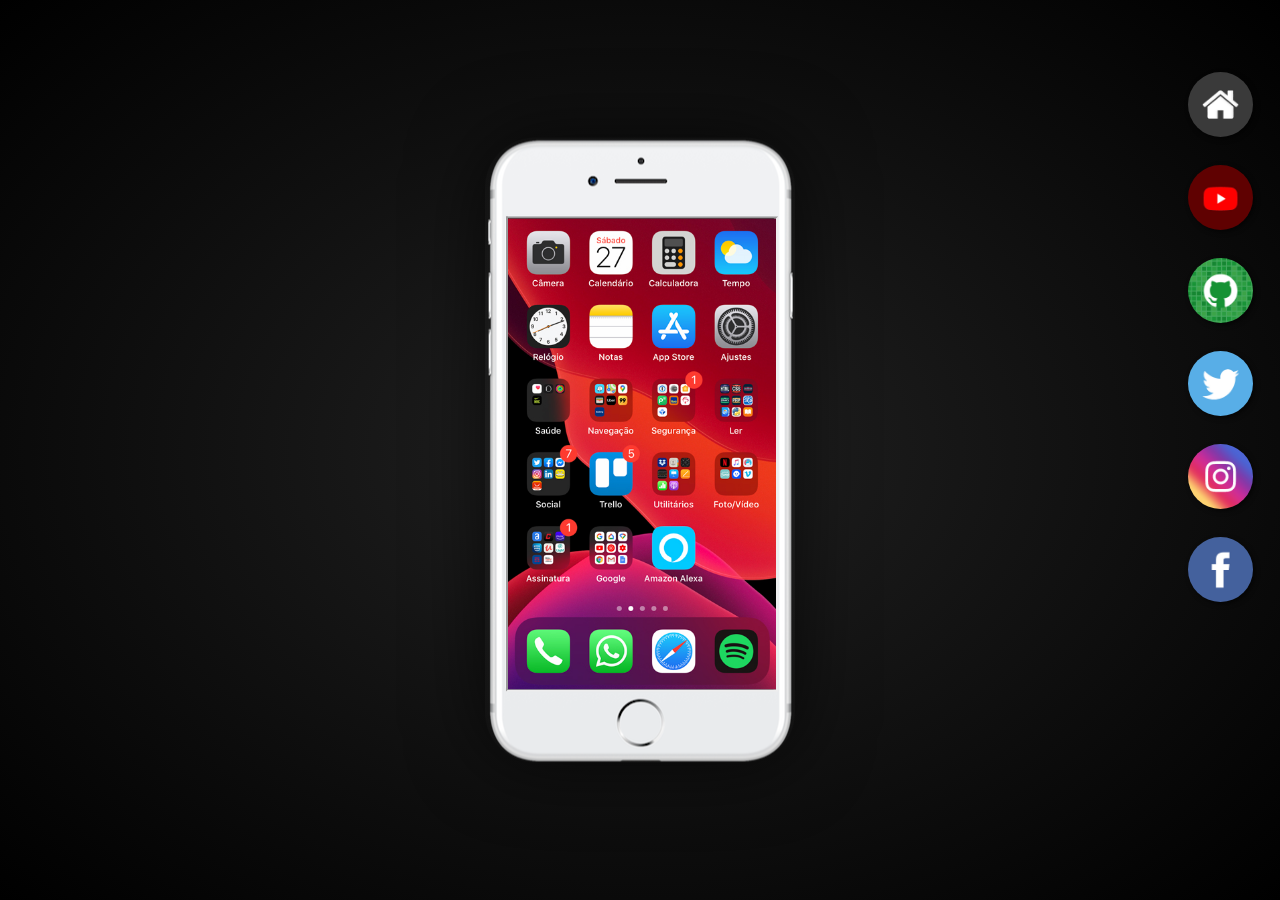
<file: index.html>
<!DOCTYPE html>
<html lang="pt-br">
<head>
    <meta charset="UTF-8">
    <meta name="viewport" content="width=device-width, initial-scale=1.0">
    <title>Projeto Rede Social</title>
    <link rel="shortcut icon" href="favicon.ico" type="image/x-icon">
    <link rel="stylesheet" href="style/style.css">
</head>
<body>
    <main>
        <section id="telefone">
            <iframe id="tela" name="tela" src="pags/home.html">
                Seu navegador não é compatível com isto...
            </iframe>
        </section>
        <section id="redessociais">
            <a href="pags/home.html" target="tela" ><img id="home" src="img/logo-home.jpg" alt=" Logo Home">
            </a><br>
            <a href="pags/youtube.html" target="tela"><img id="youtube" src="img/logo-youtube.jpg" alt="Logo Youtube">
            </a><br>
            <a href="#" target="tela"> <img id="github" src="img/logo-github.jpg" alt="Logo Github">
            </a><br>
            <a href="#" target="tela"><img id="twitter" src="img/logo-twitter.jpg" alt="Logo Twitter">
            </a><br>
            <a href="#" target="tela"><img id="instagram" src="img/logo-instagram.jpg" alt="Logo Instagram">
            </a><br>
            <a href="#" target="tela"><img id="facebook" src="img/logo-facebook.jpg" alt="Logo Facebook">
            </a>
        </section>
    </main>
</body>
</html>
</file>
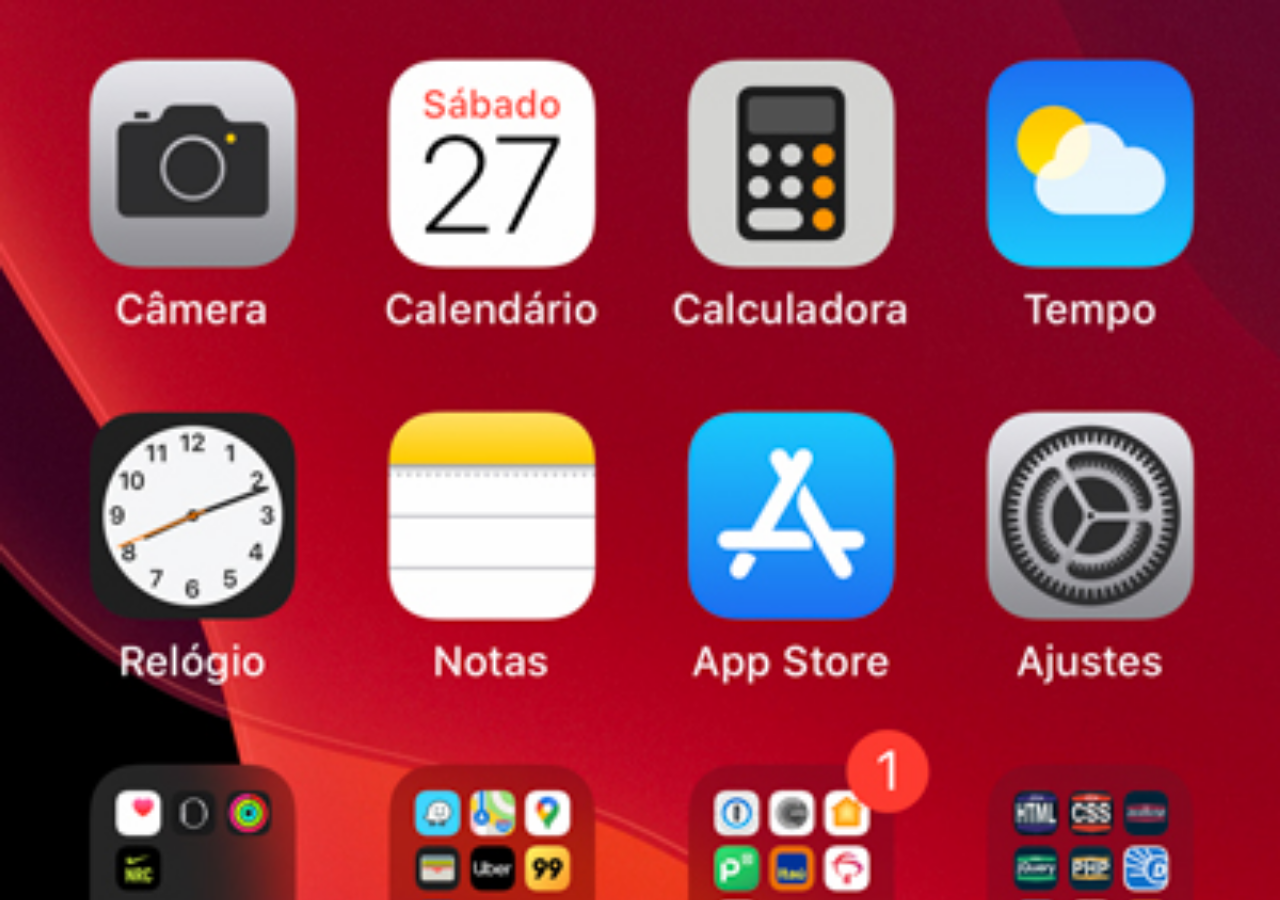
<file: pags/home.html>
<!DOCTYPE html>
<html lang="pt-br">
<head>
    <meta charset="UTF-8">
    <meta name="viewport" content="width=device-width, initial-scale=1.0">
    <title>Home</title>
    
    <style>
*{
    margin: 0px;
    padding: 0px;
}

body{
    height: 100vh;
    width: 100vw;

    background: black url(../img/tela-home.jpg) no-repeat top center;
    background-size: cover;
}
    </style>
</head>
<body>
    
</body>
</html>
</file>
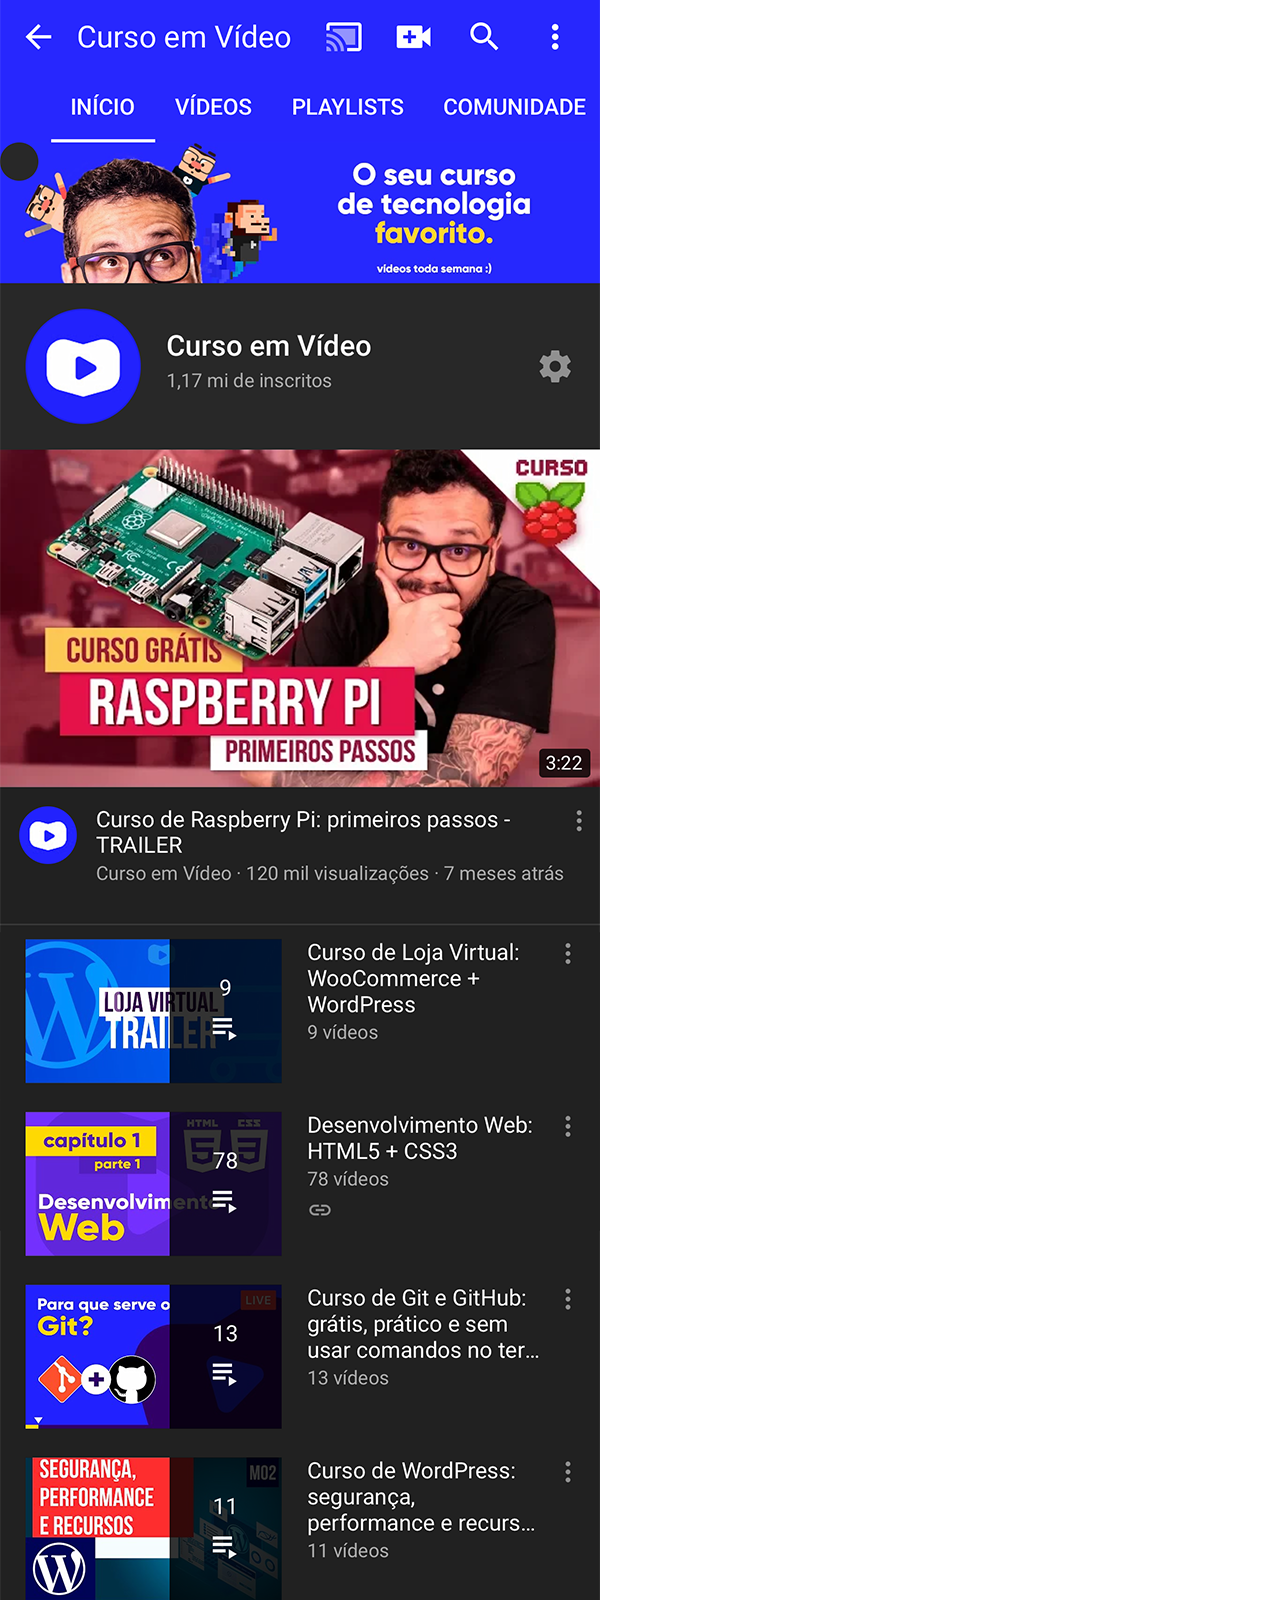
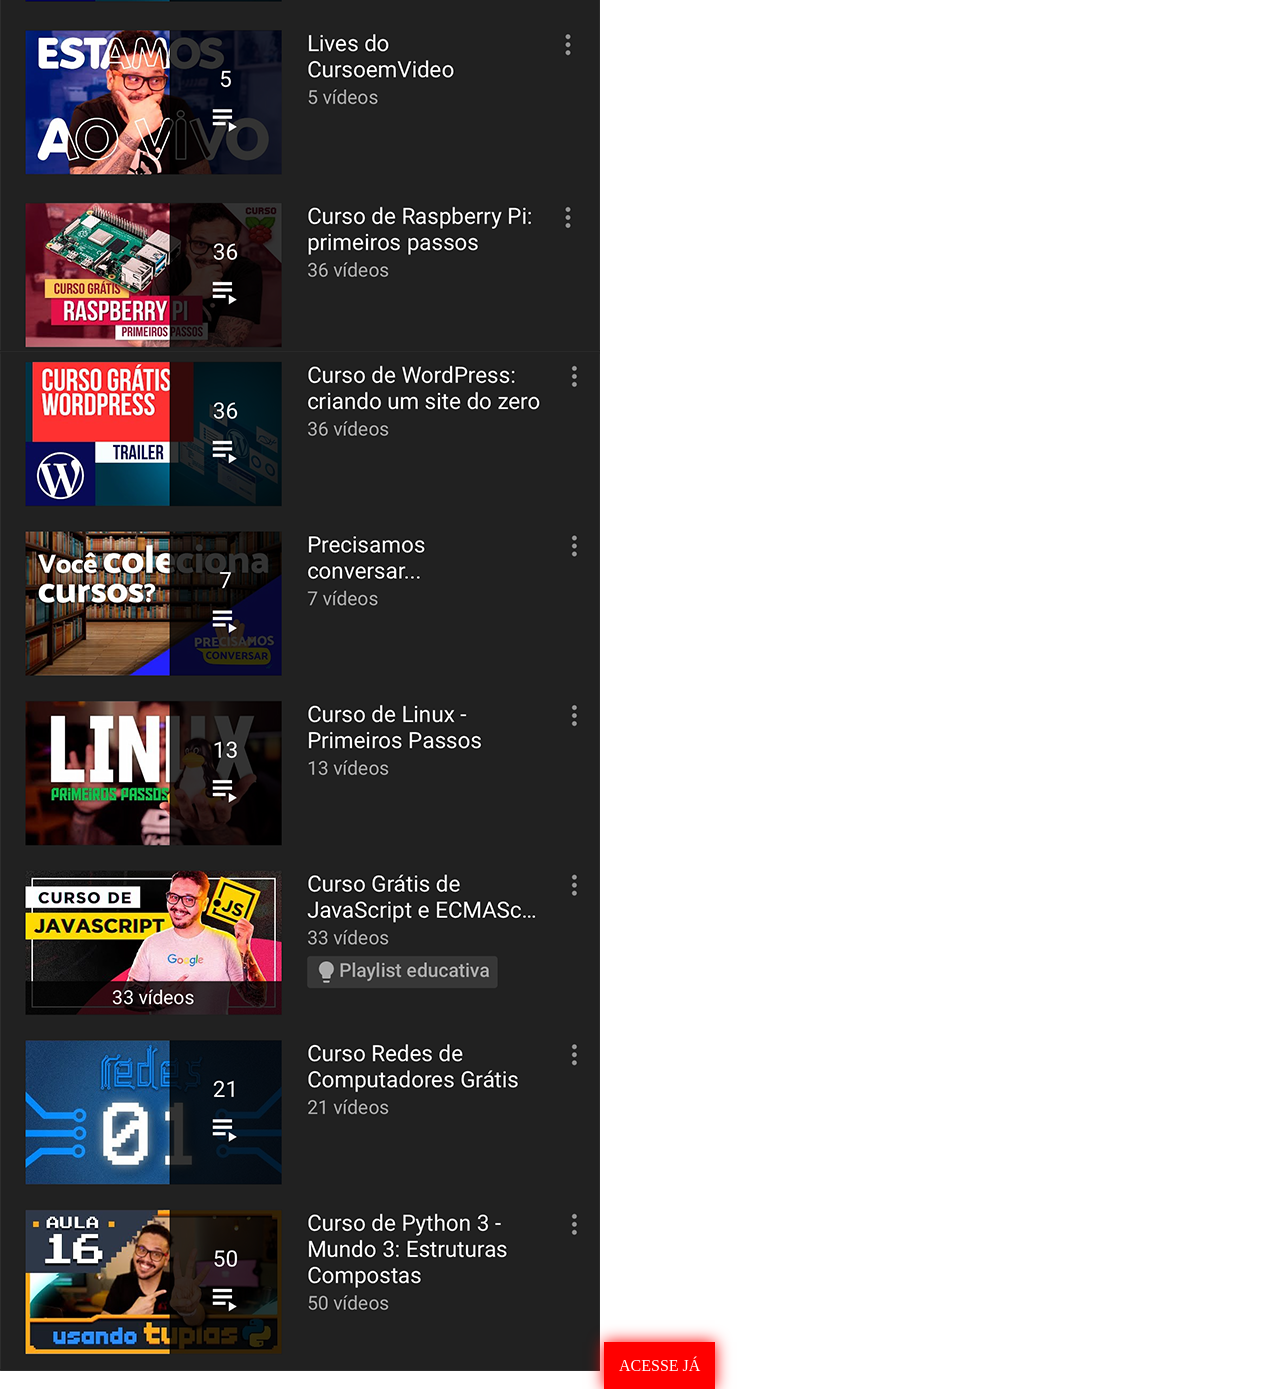
<file: pags/youtube.html>
<!DOCTYPE html>
<html lang="pt-br">
<head>
    <meta charset="UTF-8">
    <meta name="viewport" content="width=device-width, initial-scale=1.0">
    <title>Youtube</title>
    
    <style>
    * {
        padding: 0px;
        margin: 0px;
        text-decoration: none;
    }

    body{
        height: 100vh;
        width: 100vw;
        background: top center;
        background-size: cover;
    }

    a{
        position: relative;
        top: 0%;
        left: 0px;
        background-color: red;
        box-shadow: 0px 0px 15px red;
        color: white;
        text-align: center ;
        padding: 15px;
        
    }
    </style>
</head>
<body>
    <img src="../img/tela-youtube.png" alt="Youtube">
    <a href="https://www.youtube.com/@cursoemvideo"> ACESSE JÁ</a>
</body>
</html>
</file>
<file: style/style.css>
@charset "UTF-8";

* {
    padding: 0px;
    margin: 0px;
    font-family: Verdana, Geneva, Tahoma, sans-serif;
}

html, body {
    height: 100vh;
    width: 100vw;
}

body {
    background: radial-gradient(rgb(34, 34, 34), rgb(0, 0, 0));
    background-attachment: fixed;
}

main {
    position: relative;
    height: 100vh;
    /* background-color: rgb(126, 76, 76); */
}

#telefone {
    position: absolute;
    top: 50%;
    left: 50%;

    transform: translate(-50%, -50%);

    height: 625px;
    width: 310px;
    background: url(../img/frame-iphone.png) no-repeat;
    border-radius: 50px;
    box-shadow: 0px 0px 75px #000000a4;
    
}

iframe#tela {
    position: relative;
    top: 79px;
    left: 21px;

    width: 268px;
    height: 471px;
}

section#redessociais {
    text-align: right;
}

section#redessociais img {
    position: relative;
    top: 60px;
    right: 15px;
    height: 65px;
    margin: 12px;
    box-shadow: 2px 2px 5px rgba(0, 0, 0, 0.582);
    border-radius: 50%;
    box-sizing: border-box;

}

section#redessociais img:hover {
    transform: scale(1.1);
    transition: transform .2s ease-in, box-shadow .2s ease-in;
}

img#home:hover{
    box-shadow: 0px 0px 15px #ffffffa9;
    transition: transform .5s ease-out, 1s ease-out;
}
img#youtube:hover{
    box-shadow: 0px 0px 15px #ff0000a9;
}
img#youtue:hover{

}
img#youtue:hover{

}
img#youtue:hover{

}
img#youtue:hover{

}
img#youtue:hover{

}
</file>
